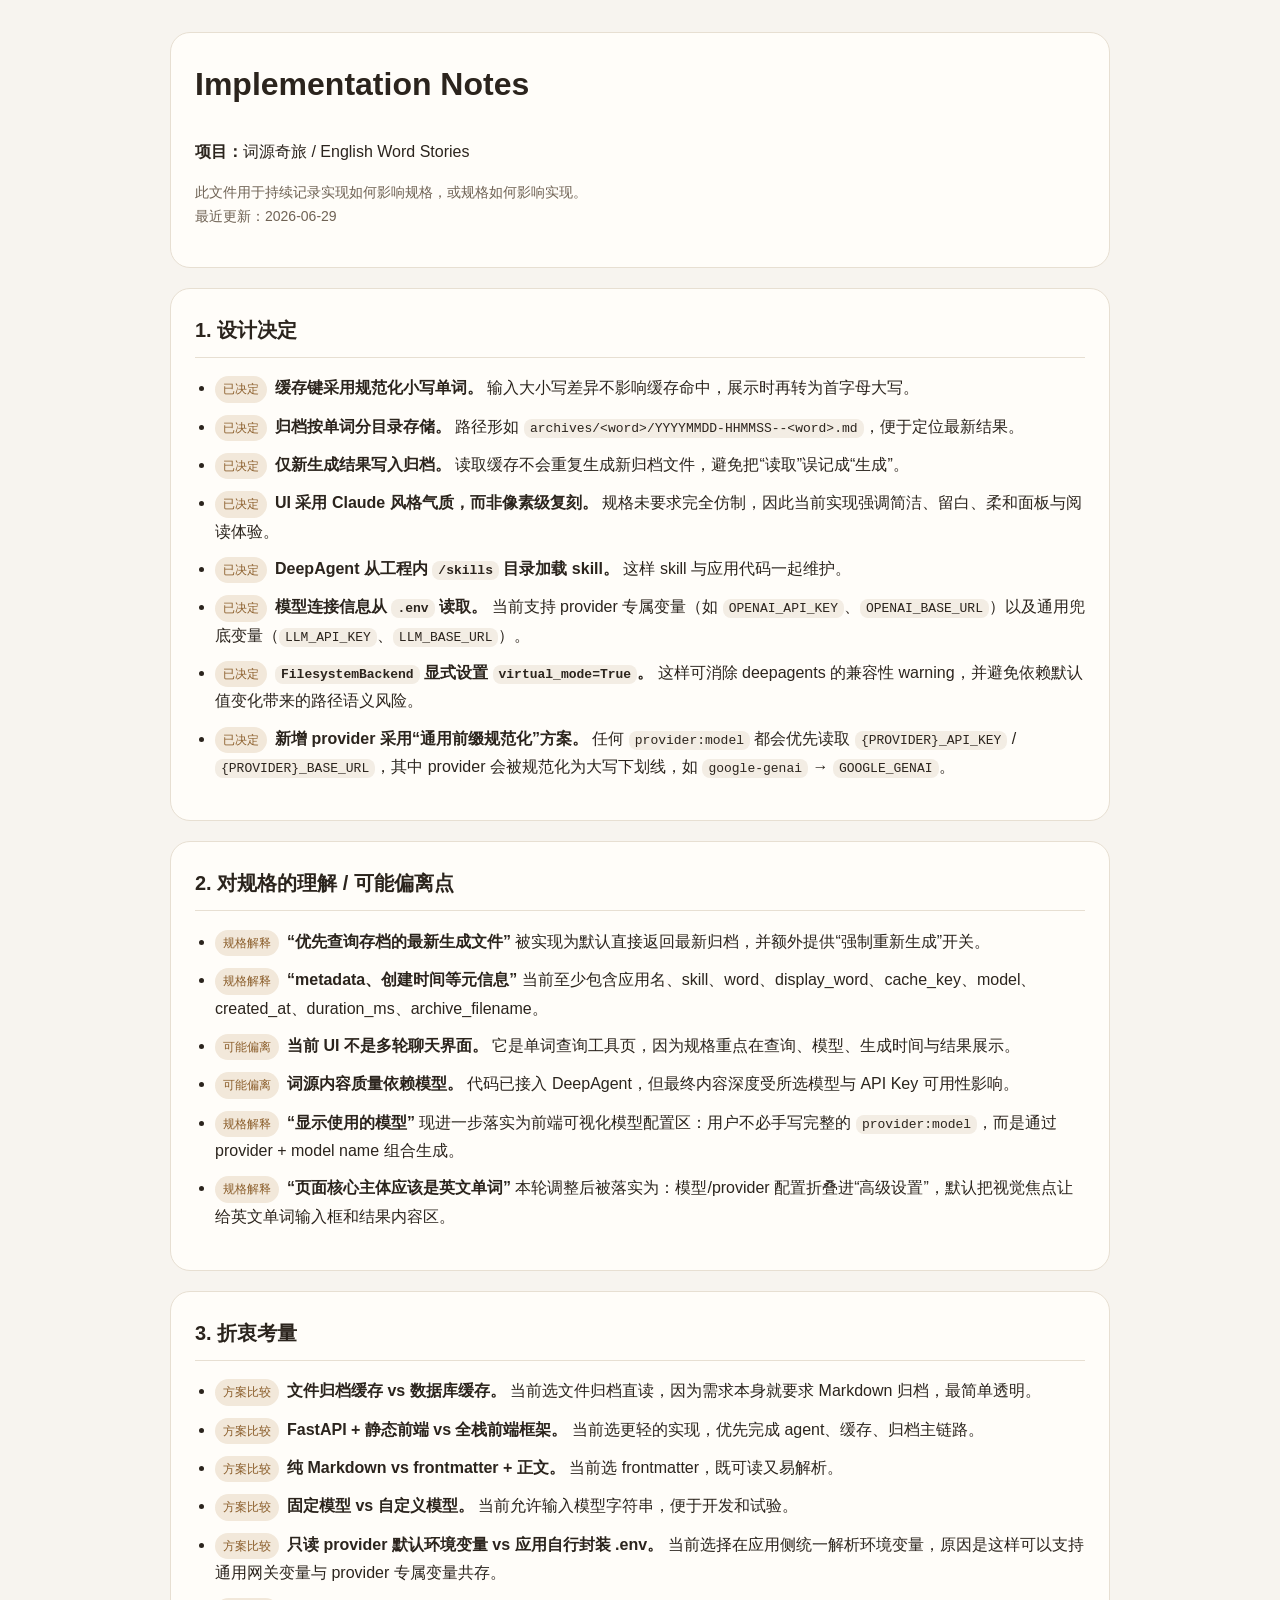
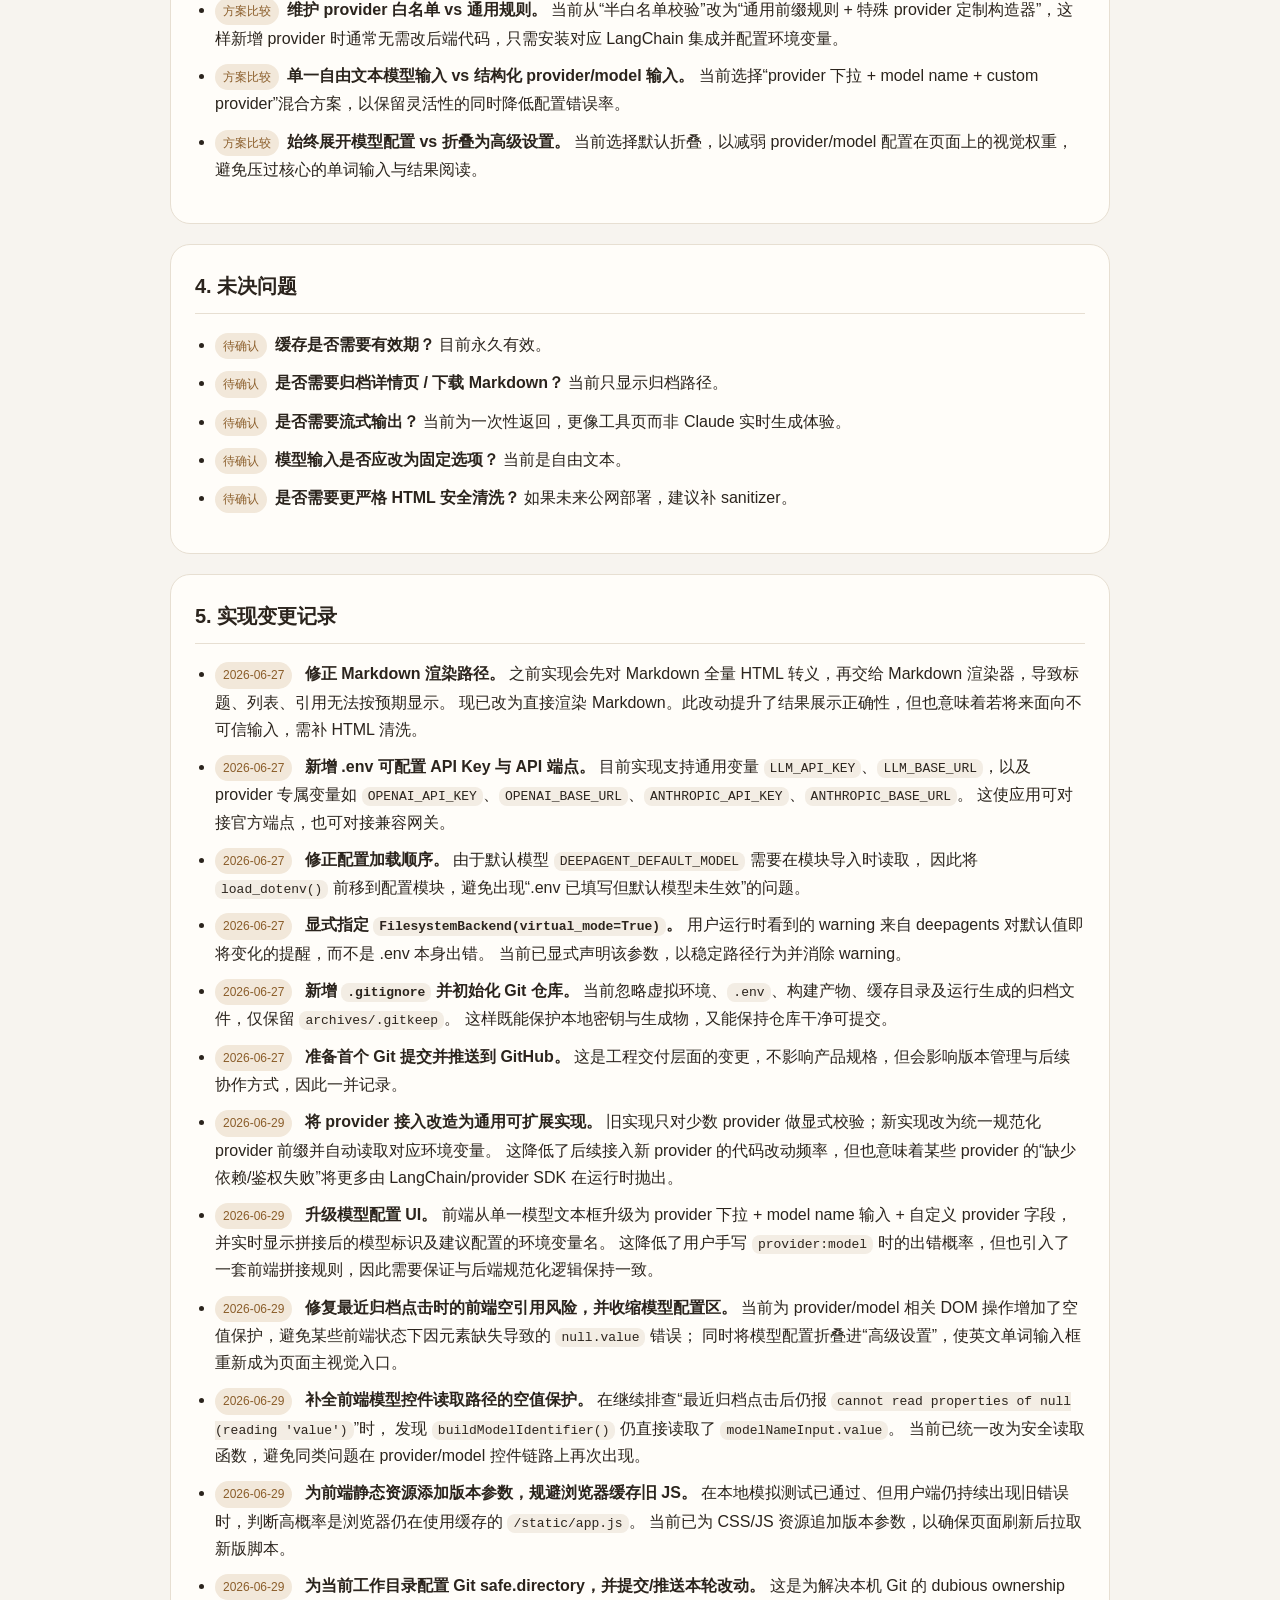
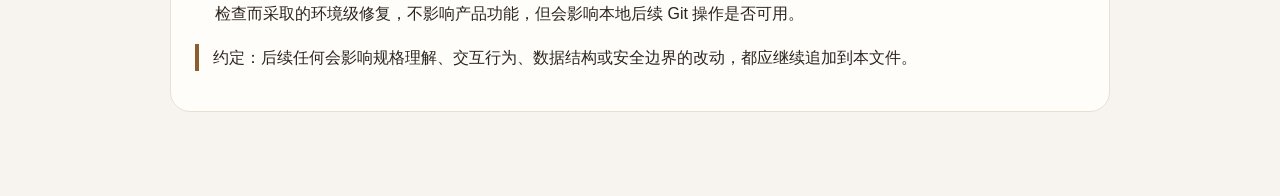
<file: docs/implementation-notes.html>
<!doctype html>
<html lang="zh-CN">
  <head>
    <meta charset="UTF-8" />
    <meta name="viewport" content="width=device-width, initial-scale=1.0" />
    <title>Implementation Notes - 词源奇旅 / English Word Stories</title>
    <style>
      :root {
        --bg: #f7f4ef;
        --panel: #fffdf9;
        --border: #e7dfd2;
        --text: #2b241d;
        --muted: #6f6254;
        --accent: #8b5e2b;
      }
      * { box-sizing: border-box; }
      body {
        margin: 0;
        font-family: Inter, "PingFang SC", "Microsoft YaHei", sans-serif;
        background: var(--bg);
        color: var(--text);
        line-height: 1.7;
      }
      .wrap {
        max-width: 980px;
        margin: 0 auto;
        padding: 32px 20px 64px;
      }
      .hero, .section {
        background: var(--panel);
        border: 1px solid var(--border);
        border-radius: 20px;
        padding: 24px;
        margin-bottom: 20px;
      }
      h1, h2, h3 { margin-top: 0; }
      h1 { font-size: 32px; }
      h2 {
        font-size: 20px;
        border-bottom: 1px solid var(--border);
        padding-bottom: 10px;
      }
      .meta {
        color: var(--muted);
        font-size: 14px;
      }
      .note {
        border-left: 4px solid var(--accent);
        padding-left: 14px;
        margin: 16px 0;
      }
      ul { padding-left: 20px; }
      li + li { margin-top: 10px; }
      code {
        background: #f3ede4;
        padding: 2px 6px;
        border-radius: 8px;
      }
      .tag {
        display: inline-block;
        padding: 3px 8px;
        border-radius: 999px;
        background: #f2e8da;
        color: var(--accent);
        font-size: 12px;
        margin-right: 8px;
      }
    </style>
  </head>
  <body>
    <main class="wrap">
      <section class="hero">
        <h1>Implementation Notes</h1>
        <p><strong>项目：</strong>词源奇旅 / English Word Stories</p>
        <p class="meta">
          此文件用于持续记录实现如何影响规格，或规格如何影响实现。<br />
          最近更新：2026-06-29
        </p>
      </section>

      <section class="section">
        <h2>1. 设计决定</h2>
        <ul>
          <li><span class="tag">已决定</span><strong>缓存键采用规范化小写单词。</strong> 输入大小写差异不影响缓存命中，展示时再转为首字母大写。</li>
          <li><span class="tag">已决定</span><strong>归档按单词分目录存储。</strong> 路径形如 <code>archives/&lt;word&gt;/YYYYMMDD-HHMMSS--&lt;word&gt;.md</code>，便于定位最新结果。</li>
          <li><span class="tag">已决定</span><strong>仅新生成结果写入归档。</strong> 读取缓存不会重复生成新归档文件，避免把“读取”误记成“生成”。</li>
          <li><span class="tag">已决定</span><strong>UI 采用 Claude 风格气质，而非像素级复刻。</strong> 规格未要求完全仿制，因此当前实现强调简洁、留白、柔和面板与阅读体验。</li>
          <li><span class="tag">已决定</span><strong>DeepAgent 从工程内 <code>/skills</code> 目录加载 skill。</strong> 这样 skill 与应用代码一起维护。</li>
          <li><span class="tag">已决定</span><strong>模型连接信息从 <code>.env</code> 读取。</strong> 当前支持 provider 专属变量（如 <code>OPENAI_API_KEY</code>、<code>OPENAI_BASE_URL</code>）以及通用兜底变量（<code>LLM_API_KEY</code>、<code>LLM_BASE_URL</code>）。</li>
          <li><span class="tag">已决定</span><strong><code>FilesystemBackend</code> 显式设置 <code>virtual_mode=True</code>。</strong> 这样可消除 deepagents 的兼容性 warning，并避免依赖默认值变化带来的路径语义风险。</li>
          <li><span class="tag">已决定</span><strong>新增 provider 采用“通用前缀规范化”方案。</strong> 任何 <code>provider:model</code> 都会优先读取 <code>{PROVIDER}_API_KEY</code> / <code>{PROVIDER}_BASE_URL</code>，其中 provider 会被规范化为大写下划线，如 <code>google-genai</code> → <code>GOOGLE_GENAI</code>。</li>
        </ul>
      </section>

      <section class="section">
        <h2>2. 对规格的理解 / 可能偏离点</h2>
        <ul>
          <li><span class="tag">规格解释</span><strong>“优先查询存档的最新生成文件”</strong> 被实现为默认直接返回最新归档，并额外提供“强制重新生成”开关。</li>
          <li><span class="tag">规格解释</span><strong>“metadata、创建时间等元信息”</strong> 当前至少包含应用名、skill、word、display_word、cache_key、model、created_at、duration_ms、archive_filename。</li>
          <li><span class="tag">可能偏离</span><strong>当前 UI 不是多轮聊天界面。</strong> 它是单词查询工具页，因为规格重点在查询、模型、生成时间与结果展示。</li>
          <li><span class="tag">可能偏离</span><strong>词源内容质量依赖模型。</strong> 代码已接入 DeepAgent，但最终内容深度受所选模型与 API Key 可用性影响。</li>
          <li><span class="tag">规格解释</span><strong>“显示使用的模型”</strong> 现进一步落实为前端可视化模型配置区：用户不必手写完整的 <code>provider:model</code>，而是通过 provider + model name 组合生成。</li>
          <li><span class="tag">规格解释</span><strong>“页面核心主体应该是英文单词”</strong> 本轮调整后被落实为：模型/provider 配置折叠进“高级设置”，默认把视觉焦点让给英文单词输入框和结果内容区。</li>
        </ul>
      </section>

      <section class="section">
        <h2>3. 折衷考量</h2>
        <ul>
          <li><span class="tag">方案比较</span><strong>文件归档缓存 vs 数据库缓存。</strong> 当前选文件归档直读，因为需求本身就要求 Markdown 归档，最简单透明。</li>
          <li><span class="tag">方案比较</span><strong>FastAPI + 静态前端 vs 全栈前端框架。</strong> 当前选更轻的实现，优先完成 agent、缓存、归档主链路。</li>
          <li><span class="tag">方案比较</span><strong>纯 Markdown vs frontmatter + 正文。</strong> 当前选 frontmatter，既可读又易解析。</li>
          <li><span class="tag">方案比较</span><strong>固定模型 vs 自定义模型。</strong> 当前允许输入模型字符串，便于开发和试验。</li>
          <li><span class="tag">方案比较</span><strong>只读 provider 默认环境变量 vs 应用自行封装 .env。</strong> 当前选择在应用侧统一解析环境变量，原因是这样可以支持通用网关变量与 provider 专属变量共存。</li>
          <li><span class="tag">方案比较</span><strong>维护 provider 白名单 vs 通用规则。</strong> 当前从“半白名单校验”改为“通用前缀规则 + 特殊 provider 定制构造器”，这样新增 provider 时通常无需改后端代码，只需安装对应 LangChain 集成并配置环境变量。</li>
          <li><span class="tag">方案比较</span><strong>单一自由文本模型输入 vs 结构化 provider/model 输入。</strong> 当前选择“provider 下拉 + model name + custom provider”混合方案，以保留灵活性的同时降低配置错误率。</li>
          <li><span class="tag">方案比较</span><strong>始终展开模型配置 vs 折叠为高级设置。</strong> 当前选择默认折叠，以减弱 provider/model 配置在页面上的视觉权重，避免压过核心的单词输入与结果阅读。</li>
        </ul>
      </section>

      <section class="section">
        <h2>4. 未决问题</h2>
        <ul>
          <li><span class="tag">待确认</span><strong>缓存是否需要有效期？</strong> 目前永久有效。</li>
          <li><span class="tag">待确认</span><strong>是否需要归档详情页 / 下载 Markdown？</strong> 当前只显示归档路径。</li>
          <li><span class="tag">待确认</span><strong>是否需要流式输出？</strong> 当前为一次性返回，更像工具页而非 Claude 实时生成体验。</li>
          <li><span class="tag">待确认</span><strong>模型输入是否应改为固定选项？</strong> 当前是自由文本。</li>
          <li><span class="tag">待确认</span><strong>是否需要更严格 HTML 安全清洗？</strong> 如果未来公网部署，建议补 sanitizer。</li>
        </ul>
      </section>

      <section class="section">
        <h2>5. 实现变更记录</h2>
        <ul>
          <li>
            <span class="tag">2026-06-27</span>
            <strong>修正 Markdown 渲染路径。</strong>
            之前实现会先对 Markdown 全量 HTML 转义，再交给 Markdown 渲染器，导致标题、列表、引用无法按预期显示。
            现已改为直接渲染 Markdown。此改动提升了结果展示正确性，但也意味着若将来面向不可信输入，需补 HTML 清洗。
          </li>
          <li>
            <span class="tag">2026-06-27</span>
            <strong>新增 .env 可配置 API Key 与 API 端点。</strong>
            目前实现支持通用变量 <code>LLM_API_KEY</code>、<code>LLM_BASE_URL</code>，以及 provider 专属变量如
            <code>OPENAI_API_KEY</code>、<code>OPENAI_BASE_URL</code>、<code>ANTHROPIC_API_KEY</code>、<code>ANTHROPIC_BASE_URL</code>。
            这使应用可对接官方端点，也可对接兼容网关。
          </li>
          <li>
            <span class="tag">2026-06-27</span>
            <strong>修正配置加载顺序。</strong>
            由于默认模型 <code>DEEPAGENT_DEFAULT_MODEL</code> 需要在模块导入时读取，
            因此将 <code>load_dotenv()</code> 前移到配置模块，避免出现“.env 已填写但默认模型未生效”的问题。
          </li>
          <li>
            <span class="tag">2026-06-27</span>
            <strong>显式指定 <code>FilesystemBackend(virtual_mode=True)</code>。</strong>
            用户运行时看到的 warning 来自 deepagents 对默认值即将变化的提醒，而不是 .env 本身出错。
            当前已显式声明该参数，以稳定路径行为并消除 warning。
          </li>
          <li>
            <span class="tag">2026-06-27</span>
            <strong>新增 <code>.gitignore</code> 并初始化 Git 仓库。</strong>
            当前忽略虚拟环境、<code>.env</code>、构建产物、缓存目录及运行生成的归档文件，仅保留 <code>archives/.gitkeep</code>。
            这样既能保护本地密钥与生成物，又能保持仓库干净可提交。
          </li>
          <li>
            <span class="tag">2026-06-27</span>
            <strong>准备首个 Git 提交并推送到 GitHub。</strong>
            这是工程交付层面的变更，不影响产品规格，但会影响版本管理与后续协作方式，因此一并记录。
          </li>
          <li>
            <span class="tag">2026-06-29</span>
            <strong>将 provider 接入改造为通用可扩展实现。</strong>
            旧实现只对少数 provider 做显式校验；新实现改为统一规范化 provider 前缀并自动读取对应环境变量。
            这降低了后续接入新 provider 的代码改动频率，但也意味着某些 provider 的“缺少依赖/鉴权失败”将更多由 LangChain/provider SDK 在运行时抛出。
          </li>
          <li>
            <span class="tag">2026-06-29</span>
            <strong>升级模型配置 UI。</strong>
            前端从单一模型文本框升级为 provider 下拉 + model name 输入 + 自定义 provider 字段，并实时显示拼接后的模型标识及建议配置的环境变量名。
            这降低了用户手写 <code>provider:model</code> 时的出错概率，但也引入了一套前端拼接规则，因此需要保证与后端规范化逻辑保持一致。
          </li>
          <li>
            <span class="tag">2026-06-29</span>
            <strong>修复最近归档点击时的前端空引用风险，并收缩模型配置区。</strong>
            当前为 provider/model 相关 DOM 操作增加了空值保护，避免某些前端状态下因元素缺失导致的 <code>null.value</code> 错误；
            同时将模型配置折叠进“高级设置”，使英文单词输入框重新成为页面主视觉入口。
          </li>
          <li>
            <span class="tag">2026-06-29</span>
            <strong>补全前端模型控件读取路径的空值保护。</strong>
            在继续排查“最近归档点击后仍报 <code>cannot read properties of null (reading 'value')</code>”时，
            发现 <code>buildModelIdentifier()</code> 仍直接读取了 <code>modelNameInput.value</code>。
            当前已统一改为安全读取函数，避免同类问题在 provider/model 控件链路上再次出现。
          </li>
          <li>
            <span class="tag">2026-06-29</span>
            <strong>为前端静态资源添加版本参数，规避浏览器缓存旧 JS。</strong>
            在本地模拟测试已通过、但用户端仍持续出现旧错误时，判断高概率是浏览器仍在使用缓存的 <code>/static/app.js</code>。
            当前已为 CSS/JS 资源追加版本参数，以确保页面刷新后拉取新版脚本。
          </li>
          <li>
            <span class="tag">2026-06-29</span>
            <strong>为当前工作目录配置 Git safe.directory，并提交/推送本轮改动。</strong>
            这是为解决本机 Git 的 dubious ownership 检查而采取的环境级修复，不影响产品功能，但会影响本地后续 Git 操作是否可用。
          </li>
        </ul>
        <div class="note">
          约定：后续任何会影响规格理解、交互行为、数据结构或安全边界的改动，都应继续追加到本文件。
        </div>
      </section>
    </main>
  </body>
  </html>
</file>
